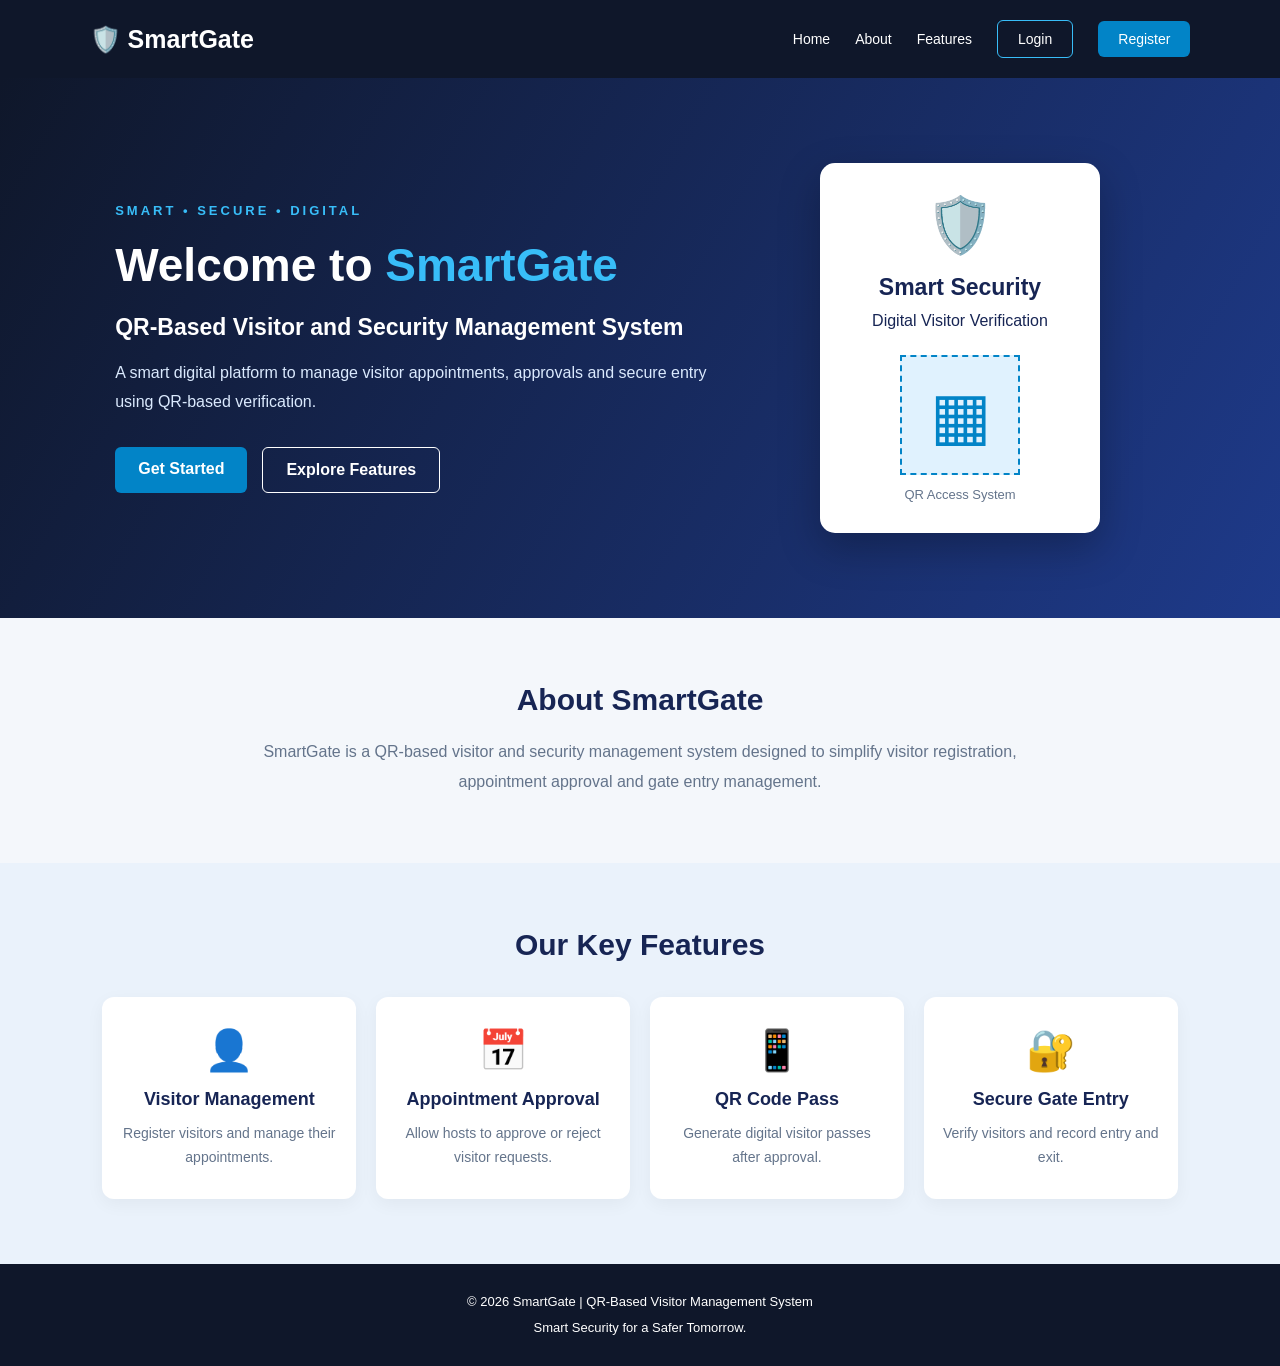
<file: index.html>
<!DOCTYPE html>
<html lang="en">
<head>
    <meta charset="UTF-8">
    <meta name="viewport" content="width=device-width, initial-scale=1.0">
    <title>SmartGate | Visitor Management System</title>
    <link rel="stylesheet" href="css/style.css">
</head>
<body>

    <!-- Navigation Bar -->
    <header class="navbar">
        <div class="logo">
            🛡️ SmartGate
        </div>

        <nav>
            <a href="index.html">Home</a>
            <a href="#about">About</a>
            <a href="#features">Features</a>
            <a href="login.html" class="nav-login">Login</a>
            <a href="register.html" class="nav-register">Register</a>
        </nav>
    </header>

    <!-- Hero Section -->
    <section class="hero">

        <div class="hero-content">

            <p class="tagline">SMART • SECURE • DIGITAL</p>

            <h1>
                Welcome to <span>SmartGate</span>
            </h1>

            <h2>
                QR-Based Visitor and Security
                Management System
            </h2>

            <p class="hero-description">
                A smart digital platform to manage visitor
                appointments, approvals and secure entry
                using QR-based verification.
            </p>

            <div class="hero-buttons">
                <a href="login.html" class="btn primary-btn">
                    Get Started
                </a>

                <a href="#features" class="btn secondary-btn">
                    Explore Features
                </a>
            </div>

        </div>

        <div class="hero-image">
            <div class="security-card">
                <div class="shield">🛡️</div>
                <h2>Smart Security</h2>
                <p>Digital Visitor Verification</p>
                <div class="qr-placeholder">▦</div>
                <span>QR Access System</span>
            </div>
        </div>

    </section>

    <!-- About Section -->
    <section class="about" id="about">

        <h2>About SmartGate</h2>

        <p>
            SmartGate is a QR-based visitor and security
            management system designed to simplify visitor
            registration, appointment approval and gate
            entry management.
        </p>

    </section>

    <!-- Features Section -->
    <section class="features" id="features">

        <h2>Our Key Features</h2>

        <div class="feature-container">

            <div class="feature-card">
                <div class="feature-icon">👤</div>
                <h3>Visitor Management</h3>
                <p>Register visitors and manage their appointments.</p>
            </div>

            <div class="feature-card">
                <div class="feature-icon">📅</div>
                <h3>Appointment Approval</h3>
                <p>Allow hosts to approve or reject visitor requests.</p>
            </div>

            <div class="feature-card">
                <div class="feature-icon">📱</div>
                <h3>QR Code Pass</h3>
                <p>Generate digital visitor passes after approval.</p>
            </div>

            <div class="feature-card">
                <div class="feature-icon">🔐</div>
                <h3>Secure Gate Entry</h3>
                <p>Verify visitors and record entry and exit.</p>
            </div>

        </div>

    </section>

    <!-- Footer -->
    <footer>
        <p>© 2026 SmartGate | QR-Based Visitor Management System</p>
        <p>Smart Security for a Safer Tomorrow.</p>
    </footer>

</body>
</html>
</file>
<file: css/style.css>
* {
    margin: 0;
    padding: 0;
    box-sizing: border-box;
}

html {
    scroll-behavior: smooth;
}

body {
    font-family: Arial, sans-serif;
    background: #f4f7fb;
    color: #172554;
}

/* Navigation */

.navbar {
    display: flex;
    justify-content: space-between;
    align-items: center;
    padding: 20px 7%;
    background: #0f172a;
}

.logo {
    color: white;
    font-size: 25px;
    font-weight: bold;
}

.navbar nav {
    display: flex;
    align-items: center;
    gap: 25px;
}

.navbar nav a {
    color: white;
    text-decoration: none;
    font-size: 14px;
}

.navbar nav a:hover {
    color: #38bdf8;
}

.nav-login {
    padding: 10px 20px;
    border: 1px solid #38bdf8;
    border-radius: 6px;
}

.nav-register {
    padding: 10px 20px;
    background: #0284c7;
    border-radius: 6px;
}

/* Hero */

.hero {
    min-height: 540px;
    display: flex;
    justify-content: space-between;
    align-items: center;
    padding: 70px 9%;
    background: linear-gradient(120deg, #0f172a, #1e3a8a);
    color: white;
    gap: 40px;
}

.hero-content {
    max-width: 600px;
}

.tagline {
    color: #38bdf8;
    letter-spacing: 3px;
    font-size: 13px;
    font-weight: bold;
    margin-bottom: 20px;
}

.hero h1 {
    font-size: 46px;
    margin-bottom: 18px;
}

.hero h1 span {
    color: #38bdf8;
}

.hero h2 {
    font-size: 23px;
    line-height: 1.5;
    margin-bottom: 15px;
}

.hero-description {
    color: #dbeafe;
    line-height: 1.8;
    margin-bottom: 30px;
}

.hero-buttons {
    display: flex;
    gap: 15px;
    flex-wrap: wrap;
}

.btn {
    display: inline-block;
    text-decoration: none;
    padding: 13px 23px;
    border-radius: 6px;
    font-weight: bold;
}

.primary-btn {
    background: #0284c7;
    color: white;
}

.secondary-btn {
    border: 1px solid white;
    color: white;
}

/* Security Card */

.hero-image {
    display: flex;
    justify-content: center;
    align-items: center;
    flex: 1;
}

.security-card {
    background: white;
    color: #172554;
    width: 280px;
    padding: 30px;
    border-radius: 15px;
    text-align: center;
    box-shadow: 0 15px 40px #0004;
}

.shield {
    font-size: 55px;
    margin-bottom: 12px;
}

.security-card h2 {
    font-size: 23px;
    margin-bottom: 8px;
}

.qr-placeholder {
    margin: 25px auto 10px;
    width: 120px;
    height: 120px;
    display: grid;
    place-items: center;
    background: #e0f2fe;
    border: 2px dashed #0284c7;
    color: #0284c7;
    font-size: 65px;
}

.security-card span {
    font-size: 13px;
    color: #64748b;
}

/* About */

.about {
    padding: 65px 10%;
    text-align: center;
}

.about h2,
.features h2 {
    font-size: 30px;
    margin-bottom: 20px;
}

.about p {
    max-width: 800px;
    margin: auto;
    line-height: 1.9;
    color: #64748b;
}

/* Features */

.features {
    padding: 65px 8%;
    text-align: center;
    background: #eaf2fb;
}

.feature-container {
    display: grid;
    grid-template-columns: repeat(4, 1fr);
    gap: 20px;
    margin-top: 35px;
}

.feature-card {
    background: white;
    padding: 30px 18px;
    border-radius: 12px;
    box-shadow: 0 5px 18px #0000000c;
}

.feature-icon {
    font-size: 40px;
    margin-bottom: 15px;
}

.feature-card h3 {
    margin-bottom: 12px;
    font-size: 18px;
}

.feature-card p {
    color: #64748b;
    font-size: 14px;
    line-height: 1.7;
}

/* Footer */

footer {
    padding: 25px;
    text-align: center;
    background: #0f172a;
    color: white;
    line-height: 2;
    font-size: 13px;
}

/* Responsive */

@media (max-width: 850px) {
    .hero {
        flex-direction: column;
        text-align: center;
    }

    .hero-buttons {
        justify-content: center;
    }

    .feature-container {
        grid-template-columns: repeat(2, 1fr);
    }

    .navbar {
        flex-direction: column;
        gap: 20px;
    }

    .navbar nav {
        flex-wrap: wrap;
        justify-content: center;
    }
}

@media (max-width: 500px) {
    .hero h1 {
        font-size: 34px;
    }

    .feature-container {
        grid-template-columns: 1fr;
    }
}
</file>
